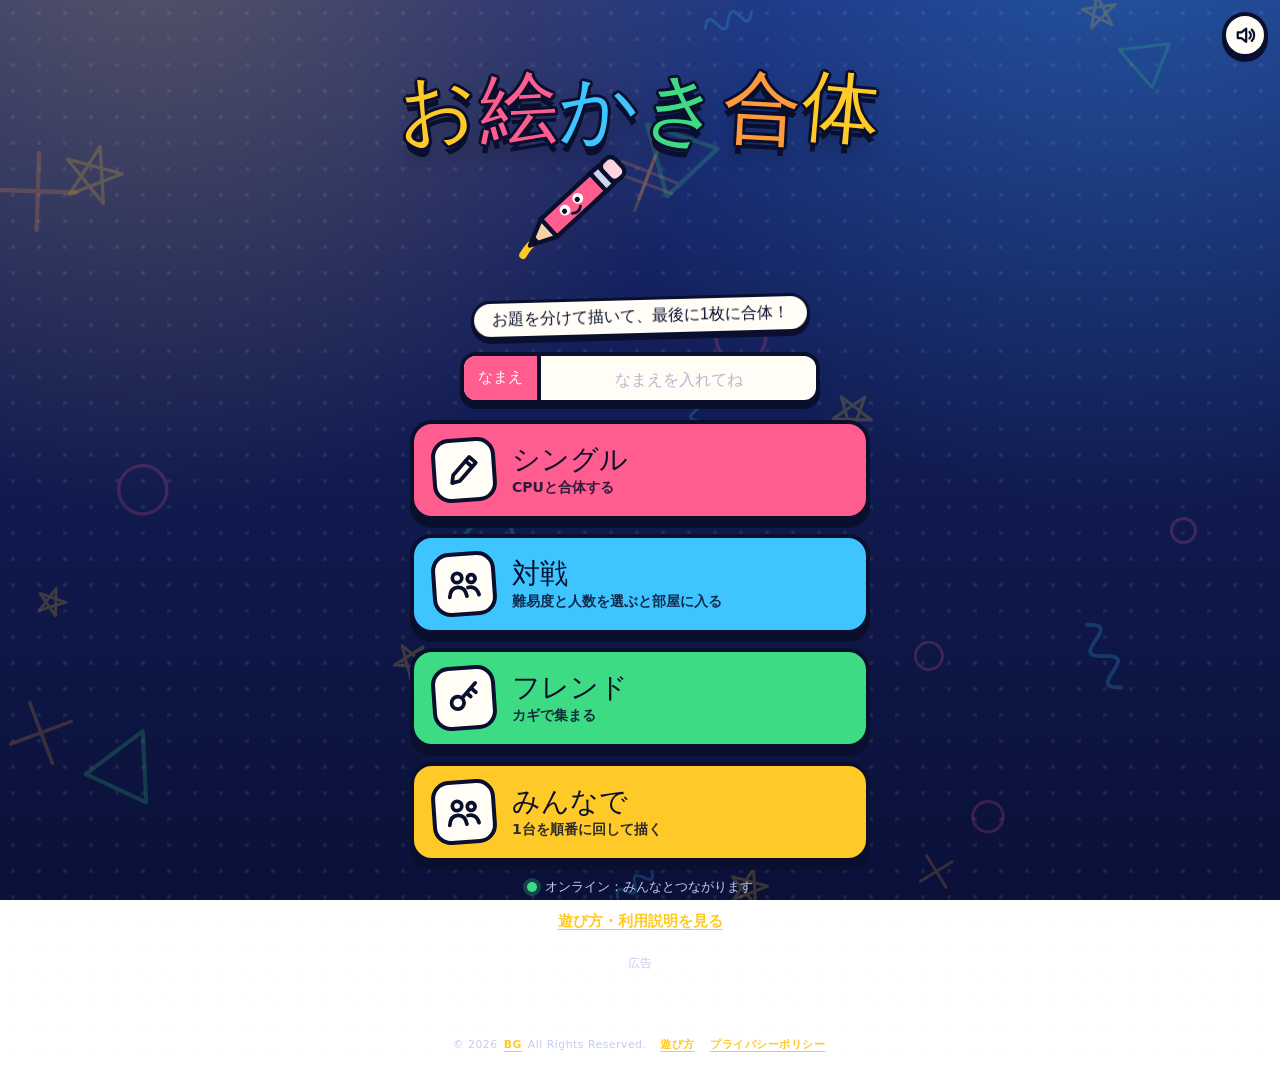
<file: index.html>
<!doctype html>
<html lang="ja">
<head>
  <meta charset="utf-8">
  <meta name="viewport" content="width=device-width, initial-scale=1">
  <meta name="theme-color" content="#101a4d">
  <!-- 安全設定：このページが読みこめるものを決める。
       プログラムは自分のサイトのものだけ。通信先は Supabase だけ。見た目は自分のサイトと Google Fonts だけ。
       万一、変な文字がページにまぎれこんでも、よそのプログラムは動かない。 -->
  <meta http-equiv="Content-Security-Policy" content="default-src 'self'; script-src 'self'; style-src 'self' https://fonts.googleapis.com; font-src https://fonts.gstatic.com; img-src 'self' data: blob:; connect-src 'self' https://*.supabase.co wss://*.supabase.co; worker-src 'self' blob:; object-src 'none'; base-uri 'none'; form-action 'none'">
  <meta name="referrer" content="no-referrer">
  <!-- アイコン：ブラウザのタブ（icon.svg / icon-32.png）と、スマホのホーム画面（apple-touch-icon.png / icon-192.png） -->
  <link rel="icon" href="icon.svg" type="image/svg+xml">
  <link rel="icon" href="icon-32.png" type="image/png" sizes="32x32">
  <link rel="icon" href="icon-192.png" type="image/png" sizes="192x192">
  <link rel="apple-touch-icon" href="apple-touch-icon.png">
  <title>お絵かき合体</title>
  <meta name="description" content="お題を分けて描いて、最後に1枚に合体！となりの絵は見えないまま描いて、つながり度を点数で出す。1人でも、友だちと5人まででも遊べる。無料・登録なし・スマホOKのお絵かきゲーム。">
  <!-- 紹介カード：X や LINE に URL を貼ったときに出る、タイトルと画像 -->
  <meta property="og:type" content="website">
  <meta property="og:site_name" content="お絵かき合体">
  <meta property="og:title" content="お絵かき合体｜半分だけ描いて、合体！">
  <meta property="og:description" content="となりの絵は見えないまま描いて合体。だいたい変な生き物が生まれます。無料・登録なし・スマホOK。">
  <meta property="og:url" content="https://orjapps.github.io/oekaki-gattai/">
  <meta property="og:image" content="https://orjapps.github.io/oekaki-gattai/ogp.png">
  <meta property="og:image:width" content="1200">
  <meta property="og:image:height" content="630">
  <meta property="og:locale" content="ja_JP">
  <meta name="twitter:card" content="summary_large_image">
  <meta name="twitter:site" content="@BG_boldgenesis">
  <meta name="twitter:image" content="https://orjapps.github.io/oekaki-gattai/ogp.png">
  <link rel="preconnect" href="https://fonts.googleapis.com">
  <link rel="preconnect" href="https://fonts.gstatic.com" crossorigin>
  <link href="https://fonts.googleapis.com/css2?family=Mochiy+Pop+One&family=Zen+Maru+Gothic:wght@500;700&display=swap" rel="stylesheet">
  <link rel="stylesheet" href="style.css?v=20261126114340">
</head>
<body>
  <main id="app"></main>
  <!-- 広告：タイトル画面（ホーム）で、広い画面のときだけ出す（app.js の homeAd） -->
  <aside class="home-ad" id="home-ad" aria-label="広告" hidden><small>広告</small></aside>
  <footer class="copyright"><small>&copy; 2026 <a href="https://x.com/BG_boldgenesis" target="_blank" rel="noopener noreferrer">BG</a> All Rights Reserved.　<a href="../guide.html" target="_top">遊び方</a>　<a href="../privacy.html" target="_top">プライバシーポリシー</a></small></footer>
  <script type="module" src="app.js?v=20261126114340"></script>
</body>
</html>
</file>
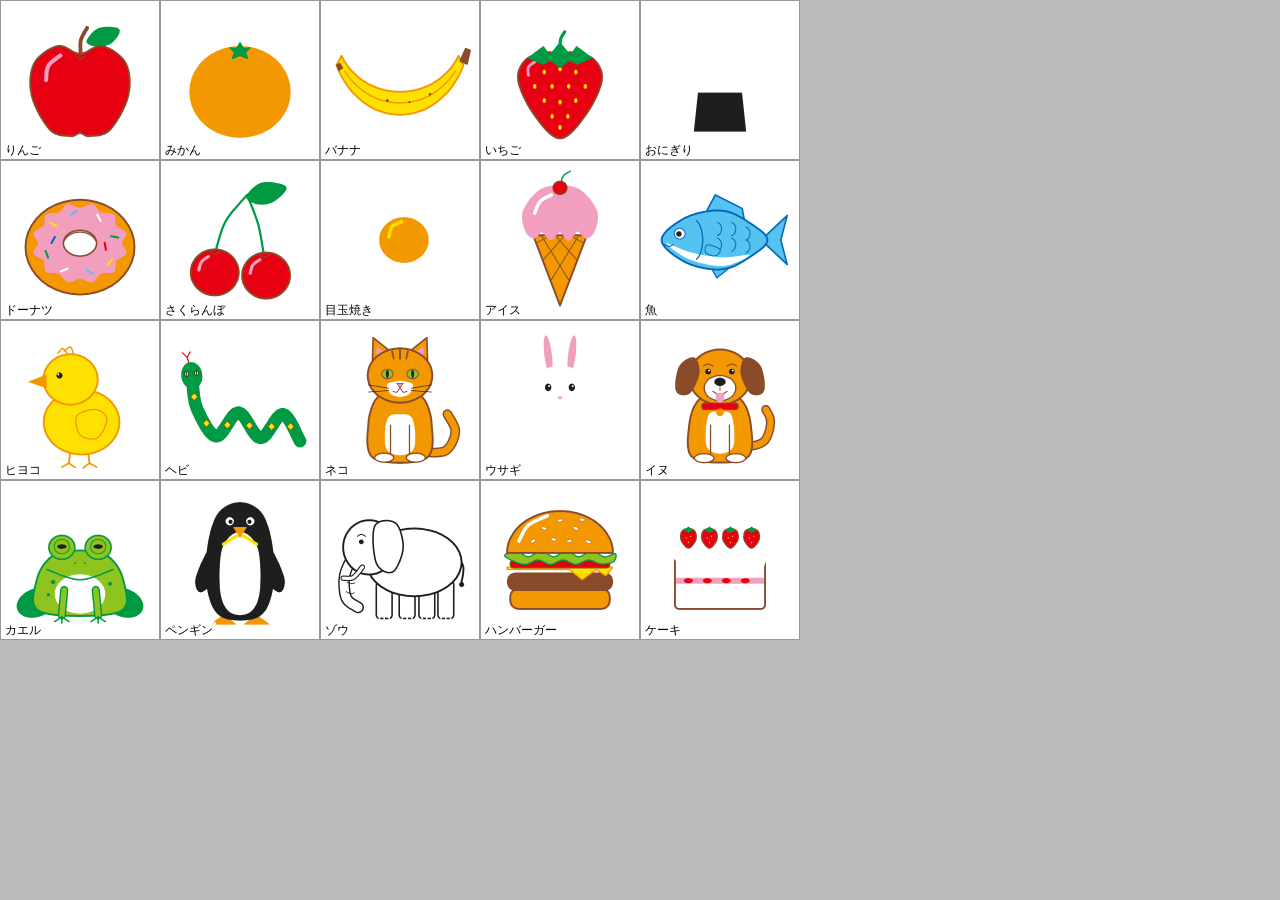
<file: tools/sheet.html>
<!doctype html>
<!-- tools/sheet.html：見本の絵を一覧で見る（確認用）。http://localhost:5173/tools/sheet.html?f=plant&from=0 のように開く -->
<meta charset="utf-8">
<title>見本の一覧</title>
<style>body{margin:0;background:#bbb;font:12px sans-serif}#g{display:grid;grid-template-columns:repeat(5,160px);gap:0}figure{margin:0;position:relative;width:160px;height:160px}canvas{width:158px;height:158px;display:block;border:1px solid #999}figcaption{position:absolute;left:2px;bottom:1px;background:rgba(255,255,255,.8);padding:0 3px}</style>
<div id="g"></div>
<script type="module">
const q = new URLSearchParams(location.search), t = Date.now();
const { topicsInFile } = await import('../topics.js?t=' + t);
const { loadSample } = await import('../samples.js?t=' + t);
const { drawSample } = await import('../draw.js?t=' + t);
const { topicDir, sampleFlip } = await import('../topics.js?t=' + t);
const file = q.get('f') || 'base', from = +q.get('from') || 0, mod = q.get('m') || ''; // m = 組み合わせのことば（確認用）
for (const name of topicsInFile(file).slice(from, from + 20)) {
  const cv = document.createElement('canvas'), fig = document.createElement('figure'), cap = document.createElement('figcaption');
  const ops = await loadSample(name, file, sampleFlip(name), mod, topicDir(name) === '左向き');
  if (ops) drawSample(cv, ops, 316);
  cap.textContent = name + (ops ? '' : '（なし）');
  fig.append(cv, cap);
  document.getElementById('g').append(fig);
}
document.title = 'ready';
</script>
</file>
<file: style.css>
/* style.css：クイズ番組のステージ × らくがき帳。太いふち、ずらした影、はっきりした色。 */
:root {
  --ink: #0a0f2e;
  --navy: #101a4d;
  --panel: #1c2b6e;
  --line: #34449a;
  --gold: #ffc928;
  --pink: #ff5d8f;
  --sky: #3ec5ff;
  --green: #3ddc84;
  --orange: #ff9a3c;
  --red: #ff5252;
  --paper: #fffdf5;
  --text: #ffffff;
  --sub: #c3cbef;
  --display: "Mochiy Pop One", "Hiragino Maru Gothic ProN", "Yu Gothic UI", "Meiryo", sans-serif;
  --body: "Zen Maru Gothic", "Hiragino Maru Gothic ProN", "Yu Gothic UI", "Meiryo", system-ui, sans-serif;
  /* 文字のふちどり（8方向）＋下の影 */
  --outline: 3px 0 0 var(--ink), -3px 0 0 var(--ink), 0 3px 0 var(--ink), 0 -3px 0 var(--ink),
    2px 2px 0 var(--ink), -2px 2px 0 var(--ink), 2px -2px 0 var(--ink), -2px -2px 0 var(--ink);
}
* { box-sizing: border-box; }
html, body { margin: 0; }
body {
  color: var(--text);
  font-family: var(--body);
  font-weight: 500;
  min-height: 100vh;
  background:
    radial-gradient(circle at 12% -10%, rgba(255, 201, 40, .28) 0, transparent 38%),
    radial-gradient(circle at 88% -10%, rgba(62, 197, 255, .28) 0, transparent 38%),
    radial-gradient(rgba(255, 255, 255, .07) 2px, transparent 2.5px) 0 0 / 26px 26px,
    linear-gradient(#1a2a7a, var(--navy) 55%, #0a1038) fixed;
  overflow-x: hidden;
  display: flex; flex-direction: column; /* 著作権表示をいちばん下に置く */
}
.backdrop { position: fixed; inset: 0; width: 100%; height: 100%; z-index: 0; pointer-events: none; }
.confetti { position: fixed; inset: 0; width: 100%; height: 100%; z-index: 30; pointer-events: none; }

#app {
  position: relative; z-index: 1; flex: 1 0 auto; width: 100%;
  max-width: 600px; margin: 0 auto; padding: 66px 16px 20px;
  display: flex; flex-direction: column; align-items: center; gap: 16px; text-align: center;
}
h1, h2, p, ul { margin: 0; padding: 0; }

/* 画面が変わったとき、上から順にぽんと出る */
#app.enter > * { animation: pop .42s cubic-bezier(.2, 1.4, .4, 1) backwards; }
#app.enter > :nth-child(2) { animation-delay: .05s; }
#app.enter > :nth-child(3) { animation-delay: .1s; }
#app.enter > :nth-child(4) { animation-delay: .15s; }
#app.enter > :nth-child(5) { animation-delay: .2s; }
#app.enter > :nth-child(6) { animation-delay: .25s; }
#app.enter > :nth-child(n+7) { animation-delay: .3s; }
@keyframes pop { from { opacity: 0; transform: translateY(18px) scale(.94); } }

/* ---------- 文字 ---------- */
.logo {
  font-family: var(--display); font-weight: 400; font-size: clamp(44px, 13vw, 78px); line-height: 1.1;
  margin-top: 0; display: flex; flex-wrap: wrap; justify-content: center; letter-spacing: .02em;
}
.logo span {
  display: inline-block; color: var(--gold);
  text-shadow: var(--outline), 0 9px 0 var(--ink), 0 14px 18px rgba(0, 0, 0, .35);
  animation: hop 2.6s ease-in-out infinite; animation-delay: calc(var(--i) * .12s);
  transform: rotate(calc((var(--i) - 2.5) * 2deg));
}
.logo span:nth-child(2) { color: var(--pink); }
.logo span:nth-child(3) { color: var(--sky); }
.logo span:nth-child(4) { color: var(--green); }
.logo span:nth-child(5) { color: var(--orange); }
@keyframes hop {
  0%, 60%, 100% { translate: 0 0; }
  30% { translate: 0 -12px; }
}
.mascot { width: min(260px, 70%); margin-top: -6px; }
.mascot svg { display: block; width: 100%; overflow: visible; }
/* 線とえんぴつの動きは app.js の animateMascot が毎フレーム動かす（えんぴつの先が線の先頭にくる） */
.squiggle { fill: none; stroke: var(--gold); stroke-width: 7; stroke-linecap: round; stroke-linejoin: round; }

.tagline {
  font-family: var(--display); font-size: 16px; color: var(--ink); background: var(--paper);
  border: 3px solid var(--ink); border-radius: 999px; padding: 6px 18px; box-shadow: 0 4px 0 var(--ink); rotate: -1.5deg;
}
.head { display: flex; flex-direction: column; align-items: center; gap: 12px; }
.ribbon {
  font-family: var(--display); font-weight: 400; font-size: clamp(26px, 7vw, 36px); color: var(--ink);
  background: var(--gold); border: 4px solid var(--ink); border-radius: 14px; padding: 6px 30px;
  box-shadow: 0 6px 0 var(--ink); rotate: -2deg;
}
.lead { font-size: 19px; font-weight: 700; }
.note { font-size: 15px; color: var(--sub); line-height: 1.6; }
.status { font-size: 13px; color: var(--sub); display: flex; align-items: center; gap: 8px; justify-content: center; }
.status i { width: 10px; height: 10px; border-radius: 50%; background: var(--orange); flex: none; }
.status.on i { background: var(--green); box-shadow: 0 0 0 4px rgba(61, 220, 132, .25); }

/* ---------- 入力 ---------- */
.nametag {
  display: flex; align-items: stretch; width: 100%; max-width: 360px; border: 4px solid var(--ink); border-radius: 16px;
  background: var(--paper); box-shadow: 0 5px 0 var(--ink); overflow: hidden;
}
.nametag span { white-space: nowrap; font-family: var(--display); font-size: 15px; color: var(--paper); background: var(--pink); padding: 0 14px; display: grid; place-items: center; border-right: 4px solid var(--ink); }
.input { font: inherit; font-weight: 700; font-size: 20px; text-align: center; color: var(--ink); background: transparent; border: 0; padding: 10px 12px; width: 100%; min-width: 0; }
.input:focus { outline: none; background: #fff3c4; }
.input.key { font-family: var(--display); font-size: clamp(22px, 7vw, 32px); letter-spacing: .06em; padding: 8px 0; color: var(--ink); }
.input.key::placeholder { color: #cfd3e6; }
.input::placeholder { color: #b3b8cf; font-weight: 500; font-size: 16px; }

/* ---------- ボタン ---------- */
button { font-family: var(--body); cursor: pointer; -webkit-tap-highlight-color: transparent; }
:focus-visible { outline: 4px solid #fff; outline-offset: 3px; }
.ico { display: inline-grid; place-items: center; flex: none; }
.ico svg { width: 1.25em; height: 1.25em; fill: none; stroke: currentColor; stroke-width: 2.4; stroke-linecap: round; stroke-linejoin: round; }

.menu { display: flex; flex-direction: column; gap: 14px; width: 100%; max-width: 460px; }
.card {
  position: relative; display: flex; align-items: center; gap: 16px; text-align: left; color: var(--ink);
  background: var(--c); border: 4px solid var(--ink); border-radius: 22px; padding: 14px 18px;
  box-shadow: 0 8px 0 var(--ink); transition: translate .08s, box-shadow .08s, rotate .15s;
}
.card:hover { rotate: -1deg; translate: 0 -2px; box-shadow: 0 10px 0 var(--ink); }
.card:active { translate: 0 6px; box-shadow: 0 2px 0 var(--ink); }
.card-art { width: 64px; height: 64px; flex: none; border-radius: 18px; background: var(--paper); border: 4px solid var(--ink); display: grid; place-items: center; font-size: 30px; rotate: -4deg; overflow: hidden; }
.card-art .mini { width: 100%; height: 100%; display: block; }
.card-text { display: flex; flex-direction: column; gap: 2px; min-width: 0; }
.card-text b { font-family: var(--display); font-weight: 400; font-size: clamp(22px, 6.5vw, 28px); line-height: 1.25; }
.card-text small { font-size: 14px; font-weight: 700; opacity: .85; }
.stars { margin-left: auto; font-size: 20px; color: var(--paper); text-shadow: var(--outline); white-space: nowrap; letter-spacing: 2px; }
.stars i { font-style: normal; opacity: .28; }

.btn {
  font-family: var(--display); font-size: 17px; color: var(--ink); background: var(--paper);
  border: 4px solid var(--ink); border-radius: 18px; padding: 11px 22px; box-shadow: 0 6px 0 var(--ink);
  display: inline-flex; align-items: center; justify-content: center; gap: 8px; transition: translate .08s, box-shadow .08s;
}
.btn:hover { translate: 0 -2px; box-shadow: 0 8px 0 var(--ink); }
.btn:active { translate: 0 5px; box-shadow: 0 1px 0 var(--ink); }
.btn.primary { background: var(--gold); font-size: 22px; padding: 14px 40px; }
.btn.primary.on, .btn.go { background: var(--green); }
.btn.ghost { background: transparent; border-color: transparent; box-shadow: none; color: var(--sub); font-family: var(--body); font-weight: 700; font-size: 16px; }
.btn.ghost:hover { color: #fff; translate: 0 0; box-shadow: none; }
.actions { display: flex; flex-wrap: wrap; gap: 12px; justify-content: center; align-items: center; }

.mute {
  position: fixed; top: 12px; right: 12px; z-index: 20; width: 46px; height: 46px; border-radius: 50%;
  background: var(--paper); color: var(--ink); border: 4px solid var(--ink); box-shadow: 0 4px 0 var(--ink);
  display: grid; place-items: center; font-size: 18px; padding: 0;
}
.mute:active { translate: 0 3px; box-shadow: 0 1px 0 var(--ink); }

/* ---------- チップ・カギ ---------- */
.chips, .row { display: flex; gap: 10px; flex-wrap: wrap; justify-content: center; align-items: center; width: 100%; }
.chip { background: var(--panel); border: 3px solid var(--ink); border-radius: 999px; padding: 5px 14px; font-size: 15px; font-weight: 700; display: inline-flex; align-items: center; gap: 8px; }
.chip.gold { background: var(--gold); color: var(--ink); font-family: var(--display); font-weight: 400; font-size: 17px; box-shadow: 0 4px 0 var(--ink); }
.chip .dot { width: 14px; height: 14px; border-radius: 50%; background: var(--seat); border: 3px solid var(--ink); flex: none; }

.ticket {
  position: relative; background: var(--paper); color: var(--ink); border: 4px dashed var(--ink); border-radius: 18px;
  padding: 10px 26px 12px; display: flex; flex-direction: column; align-items: center; gap: 2px;
  box-shadow: 0 6px 0 var(--ink); width: 100%; max-width: 380px; rotate: 1deg;
}
.ticket small { font-weight: 700; font-size: 14px; display: inline-flex; align-items: center; gap: 6px; }
.ticket b { font-family: var(--display); font-weight: 400; font-size: clamp(26px, 8.2vw, 40px); letter-spacing: .04em; line-height: 1.3; white-space: nowrap; color: var(--pink); text-shadow: 0 3px 0 var(--ink); }
.ticket .tool { margin-top: 4px; }

/* ---------- ロビー：回答席 ---------- */
.podiums { list-style: none; display: grid; grid-template-columns: repeat(var(--n, 5), 1fr); gap: 10px; width: 100%; align-items: end; }
.podium {
  position: relative; display: flex; flex-direction: column; align-items: center; gap: 4px; min-width: 0;
  background: var(--seat); color: var(--ink); border: 4px solid var(--ink); border-radius: 18px 18px 10px 10px;
  padding: 34px 6px 8px; margin-top: 30px; box-shadow: 0 6px 0 var(--ink);
}
.podium.empty { background: var(--panel); color: var(--sub); border-style: dashed; box-shadow: none; }
.avatar { position: absolute; top: -32px; width: 60px; height: 60px; }
.face svg { width: 60px; height: 60px; display: block; }
.podium:not(.empty) .avatar { animation: bob 2.2s ease-in-out infinite; }
.podium.ready .avatar { animation: cheer .5s ease-in-out infinite alternate; }
.q { display: grid; place-items: center; width: 54px; height: 54px; margin: 3px; border-radius: 50%; border: 4px dashed var(--line); font-family: var(--display); font-size: 26px; color: var(--line); background: var(--navy); }
@keyframes bob { 50% { translate: 0 -5px; } }
@keyframes cheer { to { translate: 0 -10px; rotate: 6deg; } }
.pname { font-weight: 700; font-size: 14px; max-width: 100%; overflow: hidden; text-overflow: ellipsis; white-space: nowrap; }
.you { font-size: 11px; font-weight: 700; background: var(--ink); color: #fff; border-radius: 999px; padding: 1px 8px; }
.lamp { margin-top: 2px; width: 100%; font-size: 12px; font-weight: 700; border-radius: 8px; padding: 4px 2px; background: rgba(10, 15, 46, .18); display: flex; justify-content: center; align-items: center; gap: 3px; }
.podium.ready .lamp { background: var(--ink); color: var(--green); box-shadow: 0 0 14px rgba(61, 220, 132, .8); }
.podium.empty .lamp { background: transparent; }

/* ---------- お題の巨大パネル ---------- */
.board {
  position: relative; width: 100%; background: linear-gradient(#1746d6, #0d2a8a); border: 6px solid var(--gold); border-radius: 22px;
  padding: 22px 12px 26px; display: flex; flex-direction: column; gap: 4px;
  box-shadow: 0 0 0 4px var(--ink), 0 12px 0 var(--ink), 0 0 60px rgba(255, 201, 40, .35);
}
.board::before, .board::after { content: ""; position: absolute; top: 10px; width: 12px; height: 12px; border-radius: 50%; background: var(--gold); box-shadow: 0 0 10px var(--gold); animation: blink 1s steps(2) infinite; }
.board::before { left: 12px; }
.board::after { right: 12px; animation-delay: .5s; }
@keyframes blink { 50% { opacity: .25; } }
.board small { font-family: var(--display); font-size: 20px; color: var(--gold); letter-spacing: .3em; padding-left: .3em; }
.board b { font-family: var(--display); font-weight: 400; font-size: clamp(54px, 17vw, 108px); line-height: 1.15; color: #fff; text-shadow: var(--outline), 0 8px 0 var(--ink); overflow-wrap: anywhere; }
.board.small { padding: 8px 12px 10px; border-width: 5px; box-shadow: 0 0 0 4px var(--ink), 0 7px 0 var(--ink); flex-direction: row; justify-content: center; align-items: baseline; gap: 14px; }
.board.small small { font-size: 14px; letter-spacing: .1em; }
.board.small b { font-size: clamp(30px, 8.5vw, 46px); text-shadow: var(--outline), 0 4px 0 var(--ink); }
.board.small::before, .board.small::after { display: none; }

/* お題の発表 */
#app[data-screen^="intro"] .board { animation: flip .7s cubic-bezier(.2, 1.3, .4, 1) backwards; }
#app[data-screen^="intro"] .board b { animation: slam .5s .45s cubic-bezier(.2, 1.6, .4, 1) backwards; }
@keyframes flip { from { transform: perspective(700px) rotateX(-88deg); opacity: 0; } }
@keyframes slam { from { scale: 2.4; opacity: 0; } }
.spots { position: fixed; inset: 0; z-index: -1; pointer-events: none; overflow: hidden; }
.spots i { position: absolute; top: -10vh; width: 40vw; height: 130vh; background: linear-gradient(rgba(255, 255, 255, .16), transparent 80%); transform-origin: top center; filter: blur(6px); clip-path: polygon(42% 0, 58% 0, 100% 100%, 0 100%); }
.spots i:first-child { left: 0; animation: sweep 2.4s ease-in-out infinite alternate; }
.spots i:last-child { right: 0; animation: sweep 2.4s ease-in-out infinite alternate-reverse; }
@keyframes sweep { from { rotate: -22deg; } to { rotate: 22deg; } }
.brief { display: flex; align-items: center; gap: 18px; text-align: left; background: var(--panel); border: 4px solid var(--ink); border-radius: 20px; padding: 14px 18px; box-shadow: 0 6px 0 var(--ink); }
.preview { width: auto; height: auto; max-width: 170px; max-height: 120px; flex: none; border-radius: 12px; border: 4px solid var(--ink); display: block; }
.part-name { font-family: var(--display); font-size: clamp(26px, 8vw, 36px); color: var(--gold); text-shadow: var(--outline); line-height: 1.3; }
.fuse { width: 100%; max-width: 420px; height: 14px; background: var(--ink); border-radius: 999px; padding: 3px; }
.fuse i { display: block; height: 100%; border-radius: 999px; background: var(--gold); animation: burn linear forwards; transform-origin: left; }
@keyframes burn { to { transform: scaleX(0); } }

/* ---------- 描く画面 ---------- */
.clock { display: inline-flex; align-items: center; gap: 8px; background: var(--ink); border-radius: 999px; padding: 6px 14px 6px 10px; font-size: 17px; position: relative; overflow: hidden; }
.clock b { font-family: var(--display); font-weight: 400; font-variant-numeric: tabular-nums; position: relative; z-index: 1; }
.clock .ico { position: relative; z-index: 1; color: var(--gold); }
.timebar { position: absolute; inset: 0; opacity: .5; }
.timebar i { display: block; height: 100%; background: var(--green); transition: width .25s linear; }
.clock.hurry { animation: shake .4s infinite; }
.clock.hurry .timebar i { background: var(--red); }
@keyframes shake { 25% { translate: -2px 0; } 75% { translate: 2px 0; } }

.easel { width: min(100%, calc(62vh * var(--ratio, 1))); background: var(--paper); border: 5px solid var(--ink); border-radius: 18px; padding: 8px; box-shadow: 0 10px 0 var(--ink), 0 22px 30px rgba(0, 0, 0, .35); position: relative; }
.easel::before { content: ""; position: absolute; top: -16px; left: 50%; translate: -50% 0; width: 86px; height: 22px; border-radius: 8px; background: var(--pink); border: 4px solid var(--ink); }
.pad { width: 100%; aspect-ratio: var(--ratio, 1); background: #fff; border-radius: 10px; touch-action: none; cursor: crosshair; display: block; }
#app .easel.flash { animation: flash .6s ease-out; }
@keyframes flash { 0% { scale: .9; box-shadow: 0 0 0 0 #fff, 0 10px 0 var(--ink); } 40% { scale: 1.04; box-shadow: 0 0 0 26px rgba(255, 255, 255, 0), 0 10px 0 var(--ink); } }

.tools { display: flex; flex-direction: column; gap: 10px; width: 100%; background: var(--panel); border: 4px solid var(--ink); border-radius: 20px; padding: 12px 10px; box-shadow: 0 6px 0 var(--ink); }
.toolrow { display: flex; flex-wrap: wrap; gap: 8px; justify-content: center; align-items: center; }
.swatch { width: 34px; height: 34px; border-radius: 50%; border: 4px solid var(--ink); background: var(--sw); padding: 0; box-shadow: inset 0 -5px 0 rgba(0, 0, 0, .2), inset 0 4px 0 rgba(255, 255, 255, .35); transition: scale .12s; }
.swatch.on { scale: 1.22; box-shadow: 0 0 0 4px #fff, inset 0 -5px 0 rgba(0, 0, 0, .2); }
.tool { font-size: 14px; font-weight: 700; color: var(--ink); background: var(--paper); border: 3px solid var(--ink); border-radius: 12px; padding: 6px 10px; box-shadow: 0 4px 0 var(--ink); display: inline-flex; align-items: center; gap: 5px; min-height: 40px; }
.tool:active { translate: 0 3px; box-shadow: 0 1px 0 var(--ink); }
.tool.on { background: var(--gold); }
.tool .dot { width: var(--d); height: var(--d); border-radius: 50%; background: var(--ink); display: inline-block; }
.waiting .tools, .waiting .easel { opacity: .6; pointer-events: none; }
.waiting #wait-text { font-family: var(--display); font-size: 17px; color: var(--gold); animation: pulse 1.2s ease-in-out infinite; }
@keyframes pulse { 50% { opacity: .45; } }

/* ---------- 合体 ---------- */
#app .merging { font-family: var(--display); font-size: 26px; color: var(--sky); text-shadow: var(--outline); animation: shake .25s infinite; }
#app .stamp {
  font-family: var(--display); font-size: clamp(44px, 14vw, 72px); line-height: 1.1; color: var(--red);
  text-shadow: var(--outline), 0 7px 0 var(--ink); rotate: -6deg; margin-bottom: 14px; animation: stamp .55s cubic-bezier(.2, 1.7, .4, 1) backwards;
}
@keyframes stamp { from { scale: 3.6; opacity: 0; rotate: 12deg; } }

.loading { display: flex; gap: 12px; margin-top: 60px; }
.loading i { width: 22px; height: 22px; border-radius: 50%; background: var(--gold); border: 4px solid var(--ink); animation: hop .9s ease-in-out infinite; }
.loading i:nth-child(2) { background: var(--pink); animation-delay: .15s; }
.loading i:nth-child(3) { background: var(--sky); animation-delay: .3s; }

.toast {
  position: fixed; left: 50%; bottom: 24px; translate: -50% 0; z-index: 40; max-width: 90vw;
  font-weight: 700; font-size: 16px; color: var(--ink); background: var(--paper);
  border: 4px solid var(--ink); border-radius: 14px; padding: 10px 18px; box-shadow: 0 5px 0 var(--ink); animation: pop .3s backwards; text-align: center;
}

/* せまい画面：回答席を2列に */
@media (max-width: 430px) {
  .podiums { grid-template-columns: repeat(var(--m, 3), 1fr); row-gap: 4px; }
  .card { padding: 12px 14px; gap: 12px; }
  .card-art { width: 54px; height: 54px; font-size: 26px; }
  .stars { font-size: 16px; }
  .brief { flex-direction: column; text-align: center; }
}

/* 「動きを減らす」設定の人には、動きを止める */
@media (prefers-reduced-motion: reduce) {
  *, *::before, *::after { animation: none !important; transition: none !important; }
}

/* 著作権表示（どの画面でもいちばん下） */
.copyright { position: relative; z-index: 1; text-align: center; padding: 14px 16px 18px; color: var(--sub); font-size: 13px; letter-spacing: .04em; }
.copyright a { color: var(--gold); font-weight: 700; text-decoration: underline; text-underline-offset: 3px; padding: 6px 2px; }
.copyright a:hover { color: #fff; }

/* Xでシェア */
.btn.share { background: #000; color: #fff; text-decoration: none; }

/* パソコンの「Xでシェア」の手順の窓 */
.share-dialog {
  width: min(92vw, 460px); max-height: 92vh; overflow: auto; color: var(--ink); background: var(--paper);
  border: 5px solid var(--ink); border-radius: 22px; padding: 18px 20px; box-shadow: 0 10px 0 var(--ink); text-align: center;
  font-family: var(--body); font-weight: 500;
}
.share-dialog::backdrop { background: rgba(5, 8, 30, .78); }
.share-dialog h3 { margin: 0 0 10px; font-family: var(--display); font-weight: 400; font-size: 24px; }
.share-preview { width: min(100%, 210px); aspect-ratio: 4 / 5; border-radius: 12px; border: 4px solid var(--ink); background: var(--navy); display: block; margin: 0 auto 12px; }
.steps { list-style: none; counter-reset: step; margin: 0 0 8px; padding: 0; display: flex; flex-direction: column; gap: 10px; text-align: left; }
.steps li { counter-increment: step; position: relative; padding: 10px 12px 10px 54px; background: #fff; border: 3px solid var(--ink); border-radius: 14px; display: flex; flex-direction: column; gap: 6px; align-items: flex-start; }
.steps li::before { content: counter(step); position: absolute; left: 10px; top: 10px; width: 32px; height: 32px; border-radius: 50%; background: var(--gold); border: 3px solid var(--ink); display: grid; place-items: center; font-family: var(--display); font-size: 16px; }
.steps b { font-size: 17px; }
.steps .note { color: #4a5176; font-size: 14px; }
.steps .toolrow { justify-content: flex-start; }
.step-state { font-size: 14px; font-weight: 700; color: #4a5176; }
.step-state.ok { color: #12813f; }
.step-state.ng { color: #c22a2a; }
.share-dialog .btn.ghost { color: #4a5176; }
.share-dialog .btn.ghost:hover { color: var(--ink); }

/* ---------- v5：たてに長い絵、点数、おてほん ---------- */
/* 合体した絵がたてに長いとき（3人以上で上下に分けたとき）は、画面をスクロールして見る */
.easel.tall { width: min(100%, 400px); }
#result { touch-action: auto; cursor: default; }
.note.tip { color: var(--gold); }
[hidden] { display: none !important; }
.scorebox {
  display: flex; align-items: center; justify-content: center; flex-wrap: wrap; gap: 4px 12px;
  background: var(--gold); color: var(--ink); border: 4px solid var(--ink); border-radius: 18px;
  padding: 6px 18px; box-shadow: 0 6px 0 var(--ink); rotate: -1deg; animation: pop .4s backwards;
}
.scorebox small { font-family: var(--display); font-size: 16px; }
.scorebox .points { font-family: var(--display); font-size: 22px; }
.scorebox .points b { font-weight: 400; font-size: 46px; line-height: 1; color: #e02828; margin-right: 2px; }
.scorebox em { font-style: normal; font-family: var(--display); font-size: 18px; }
.sample {
  /* 合体した絵に重ならないように、絵の下に置く */
  position: static; margin: 2px auto 0; width: clamp(96px, 30%, 150px); cursor: zoom-in; transition: width .2s;
  background: #fff; border: 4px solid var(--ink); border-radius: 12px; padding: 4px 4px 2px;
  box-shadow: 0 4px 0 var(--ink); rotate: -3deg; animation: pop .4s backwards;
}
.sample canvas { width: 100%; display: block; border-radius: 6px; }
.sample figcaption { font-family: var(--display); font-size: 13px; color: var(--ink); text-align: center; line-height: 1.5; }
.sample.big { width: min(70%, 300px); cursor: zoom-out; }
.tool.size { font-family: var(--display); font-size: 18px; min-width: 64px; justify-content: center; }
.tools .lead { text-align: center; }
.size-input { width: 92px; text-align: center; background: var(--paper); color: var(--ink); border: 4px solid var(--ink); border-radius: 14px; font-family: var(--display); font-size: 36px; line-height: 1.2; padding: 4px 6px; box-shadow: 0 4px 0 var(--ink); }
.unit { font-family: var(--display); font-size: 24px; color: #fff; text-shadow: var(--outline); }
/* お題の文字が多いとき（組み合わせお題）は、文字を小さくして2行までにおさめる */
.board b { font-size: clamp(26px, min(17vw, calc(150vw / var(--len, 4))), min(108px, calc(900px / var(--len, 4)))); }
.board.small b { font-size: clamp(18px, calc(96vw / var(--len, 4)), min(46px, calc(560px / var(--len, 4)))); }
.sample figcaption { overflow-wrap: anywhere; }
/* お題にそえる向き（正面・左向きなど） */
.board .dir { font-style: normal; font-family: var(--display); font-size: 22px; color: var(--ink); background: var(--gold); border-radius: 999px; padding: 2px 16px; margin-top: 6px; }
.board.small .dir { font-size: 14px; padding: 1px 10px; margin-top: 0; white-space: nowrap; align-self: center; }
/* 最初の2秒だけ見せるお手本（シルエット） */
.intro-sample { margin: 0; width: min(62vw, 250px); background: #fff; border: 5px solid var(--ink); border-radius: 16px; padding: 6px 6px 2px; box-shadow: 0 6px 0 var(--ink); rotate: -2deg; animation: pop .35s backwards; }
.intro-sample canvas { width: 100%; display: block; border-radius: 8px; }
.intro-sample figcaption { font-family: var(--display); font-size: 15px; color: var(--ink); text-align: center; line-height: 1.7; }
/* お手本を出すぶん、最初の画面のお題の看板を少し小さくする */
#app[data-screen^="intro"] .board b { font-size: clamp(24px, min(11vw, calc(110vw / var(--len, 4))), min(70px, calc(700px / var(--len, 4)))); }

/* 100点の演出（全画面） */
.jackpot { position: fixed; inset: 0; z-index: 40; background: rgba(8, 10, 34, .93); animation: jackpot-in .8s both; overflow: hidden; }
.jackpot canvas { position: absolute; inset: 0; width: 100%; height: 100%; }
.jackpot-title, .jackpot-sub { position: absolute; left: 0; right: 0; margin: 0; text-align: center; font-family: var(--display); opacity: 0; pointer-events: none; }
.jackpot-title { bottom: 15%; font-size: clamp(64px, 20vw, 150px); line-height: 1; color: #ffc928; -webkit-text-stroke: 6px var(--ink); paint-order: stroke fill; text-shadow: 0 8px 0 var(--ink); }
.jackpot-sub { bottom: 8%; font-size: clamp(18px, 5vw, 34px); color: #fff; text-shadow: 0 3px 0 var(--ink); }
.jackpot.show-title .jackpot-title { animation: jackpot-pop .7s cubic-bezier(.2, 1.6, .4, 1) both; }
.jackpot.show-title .jackpot-sub { animation: jackpot-pop .7s .35s cubic-bezier(.2, 1.6, .4, 1) both; }
.jackpot.leaving { animation: jackpot-out .7s both; }
.jackpot-skip { position: absolute; top: 14px; right: 14px; z-index: 1; }
@keyframes jackpot-in { from { opacity: 0; } to { opacity: 1; } }
@keyframes jackpot-out { from { opacity: 1; } to { opacity: 0; } }
@keyframes jackpot-pop { from { opacity: 0; scale: .2; } to { opacity: 1; scale: 1; } }

/* 確認用（?debug）：合体でどの方法を使ったかの表示 */
.dbg { max-width: 760px; margin: 12px auto 0; padding: 10px 12px; background: rgba(255, 255, 255, .92); color: #1a1f3c; border-radius: 10px; font: 12px/1.6 ui-monospace, monospace; text-align: left; white-space: pre-wrap; word-break: break-all; }

/* ---------- 絵しりとり ---------- */
.shiri-chain { display: flex; flex-direction: column; align-items: center; gap: 6px; width: 100%; }
.shiri-item, .shiri-prev { margin: 0; width: min(64%, 240px); background: #fff; border: 4px solid var(--ink); border-radius: 14px; padding: 4px 4px 2px; box-shadow: 0 4px 0 var(--ink); transition: width .2s; }
.shiri-item { cursor: zoom-in; }
.shiri-item.big { width: 100%; cursor: zoom-out; }
.shiri-item canvas, .shiri-prev canvas { width: 100%; display: block; border-radius: 8px; background: #fff; }
.shiri-item figcaption, .shiri-prev figcaption { display: flex; flex-direction: column; align-items: center; color: var(--ink); text-align: center; line-height: 1.4; padding: 2px 0; overflow-wrap: anywhere; }
.shiri-item figcaption small, .shiri-prev figcaption { font-size: 13px; font-weight: 700; }
.shiri-item figcaption b { font-family: var(--display); font-weight: 400; font-size: 22px; }
.shiri-item figcaption em { font-style: normal; font-weight: 700; font-size: 14px; color: #c22a2a; }
.shiri-item.ng { border-color: #e02828; box-shadow: 0 0 0 4px #e02828; }
.shiri-mark { font-family: var(--display); font-size: 30px; line-height: 1; color: #3ddc84; text-shadow: var(--outline); }
.shiri-mark.ng { color: #ff5252; }
.shiri-prev { width: min(46%, 170px); rotate: -2deg; }

/* ---------- 描く画面を、1画面に収める（スマホ・タブレットで、ページが動かないようにする） ---------- */
/* html.fit は、描く画面のときだけつく（app.js の show）。ページ全体のスクロール・引っぱり・拡大を止める */
#app { -webkit-user-select: none; user-select: none; -webkit-touch-callout: none; }
#app input { -webkit-user-select: text; user-select: text; }
button, .card, .swatch, .tool { touch-action: manipulation; } /* 2回タップで、画面が拡大しないようにする */
html.fit, html.fit body { height: 100%; overflow: hidden; overscroll-behavior: none; }
html.fit body { min-height: 0; }
html.fit .copyright { display: none; }
html.fit #app {
  flex: 1 1 auto; height: 100vh; height: 100dvh; min-height: 0; padding: 8px 10px 10px; gap: 8px;
  overflow-x: hidden; overflow-y: auto; overscroll-behavior: none; touch-action: pan-y; /* 収まらない小さな画面では、たてにだけ動かせる */
}
html.fit #app > * { flex: 0 0 auto; }
/* お題：小さくして、右上の音のボタンをよける */
html.fit .board { width: calc(100% - 58px); align-self: flex-start; padding: 4px 12px 6px; border-width: 4px; border-radius: 16px; box-shadow: 0 0 0 3px var(--ink), 0 5px 0 var(--ink); flex-direction: row; justify-content: center; align-items: center; flex-wrap: wrap; gap: 0 10px; min-height: 48px; }
html.fit .board::before, html.fit .board::after { display: none; }
html.fit .board small { font-size: 13px; letter-spacing: .1em; padding: 0; }
html.fit .board b, html.fit .board.small b { font-size: clamp(16px, calc(74vw / var(--len, 4)), 28px); text-shadow: var(--outline); line-height: 1.2; }
html.fit .board .dir { font-size: 13px; padding: 0 10px; margin: 0; }
html.fit .head { gap: 2px; }
html.fit .head .ribbon { font-size: 20px; padding: 2px 16px; }
html.fit .head .lead { font-size: 14px; }
html.fit .row { gap: 6px; }
html.fit .chip { padding: 2px 10px; font-size: 13px; }
html.fit .clock { padding: 3px 10px 3px 8px; font-size: 14px; }
/* キャンバス：あいている高さいっぱいに広げる。たても横も、はみ出さない大きさにする */
.stage { width: 100%; display: grid; place-items: center; }
html.fit #app > .stage { flex: 1 1 0; min-height: 150px; padding-top: 10px; container-type: size; }
html.fit .stage .easel { width: min(100%, calc((100cqh - 24px) * var(--ratio, 1) + 18px)); border-width: 4px; padding: 5px; border-radius: 14px; box-shadow: 0 5px 0 var(--ink); }
html.fit .stage .easel::before { top: -10px; width: 60px; height: 14px; border-width: 3px; }
/* 道具：小さくまとめる */
html.fit .tools { gap: 6px; padding: 6px 6px 8px; border-width: 3px; border-radius: 14px; box-shadow: 0 4px 0 var(--ink); }
html.fit .toolrow { gap: 4px; }
html.fit .tool { font-size: 12px; padding: 3px 6px; min-height: 34px; border-radius: 10px; box-shadow: 0 3px 0 var(--ink); gap: 3px; }
html.fit .tool .dot { width: calc(var(--d) * .75); height: calc(var(--d) * .75); }
html.fit .swatch { width: clamp(20px, 5.9vw, 32px); height: clamp(20px, 5.9vw, 32px); border-width: 3px; }
html.fit .swatch.on { scale: 1.16; box-shadow: 0 0 0 3px #fff; }
html.fit .ticket { padding: 2px 10px; }
html.fit .ticket small { font-size: 12px; }
html.fit .ticket .input { font-size: 17px; padding: 4px 8px; }
html.fit .note { font-size: 12px; line-height: 1.35; }
html.fit .btn.primary { font-size: 18px; padding: 8px 32px; box-shadow: 0 4px 0 var(--ink); }
/* お手本と「前の絵」：上の段に小さく置く。押すと、画面のまんなかに大きく出る（もう一度押すと、もどる） */
html.fit .row .sample, html.fit .row .shiri-prev { width: 58px; margin: 0; rotate: none; padding: 2px; border-width: 3px; border-radius: 10px; box-shadow: 0 3px 0 var(--ink); cursor: zoom-in; animation: none; transition: none; }
html.fit .row .sample figcaption, html.fit .row .shiri-prev figcaption { display: none; }
html.fit .row .sample.big, html.fit .row .shiri-prev.big { position: fixed; z-index: 35; left: 50%; top: 50%; translate: -50% -50%; width: min(86vw, 70vh); padding: 6px; border-width: 5px; border-radius: 16px; box-shadow: 0 0 0 100vmax rgba(8, 10, 34, .75); cursor: zoom-out; }
html.fit .row .sample.big figcaption, html.fit .row .shiri-prev.big figcaption { display: block; }
/* 横向き（高さが小さい画面）：キャンバスを左、道具を右にならべる */
@media (orientation: landscape) and (max-height: 620px) {
  html.fit #app { max-width: none; display: grid; grid-template-columns: minmax(0, 1fr) minmax(250px, 300px); grid-auto-rows: min-content; align-content: start; align-items: center; justify-items: center; gap: 6px 10px; }
  html.fit #app > .board, html.fit #app > .head, html.fit #app > .row { grid-column: 1 / -1; }
  html.fit #app > .board { justify-self: start; }
  html.fit #app > .stage { grid-column: 1; grid-row: 3 / span 4; align-self: stretch; height: calc(100dvh - 116px); min-height: 150px; }
  html.fit #app > .tools, html.fit #app > .ticket, html.fit #app > .note, html.fit #app > .btn { grid-column: 2; }
  html.fit .swatch { width: 20px; height: 20px; }
  html.fit .toolrow { gap: 3px; }
  html.fit #app:not(.waiting) > .note { display: none; }
  html.fit #app > .btn { margin-top: 2px; }
}

/* ---------- 描く画面：スマホで、キャンバスをできるだけ大きくする ---------- */
/* まわりのもの（お題、説明の文、ボタン、わく）を小さくして、あいた分をキャンバスにまわす */
html.fit #app { padding: 6px 6px 8px; gap: 6px; }
html.fit .board { width: calc(100% - 62px); min-height: 42px; padding: 2px 10px 4px; }
html.fit #app:not(.waiting) > .note { display: none; } /* 説明の文は、お題の画面で見せてある。待っている間だけ出す */
html.fit .btn.primary { font-size: 17px; padding: 5px 30px; }
html.fit #app > .stage { padding-top: 8px; }
html.fit .stage .easel { width: min(100%, calc((100cqh - 18px) * var(--ratio, 1) + 12px)); border-width: 3px; padding: 3px; border-radius: 12px; box-shadow: 0 4px 0 var(--ink); }
html.fit .stage .easel::before { top: -8px; height: 12px; }
html.fit .pad { border-radius: 7px; }
/* 絵しりとり：見出しを1行にする。こたえのらんも1行にする */
html.fit .head { flex-direction: row; flex-wrap: wrap; justify-content: center; align-items: center; gap: 2px 10px; width: calc(100% - 62px); align-self: flex-start; min-height: 42px; }
html.fit .head .ribbon { font-size: 17px; padding: 1px 12px; border-width: 3px; box-shadow: 0 3px 0 var(--ink); rotate: none; }
html.fit .head .lead { font-size: 13px; }
html.fit .ticket { flex-direction: row; gap: 8px; padding: 1px 10px; border-width: 3px; border-radius: 12px; box-shadow: 0 3px 0 var(--ink); rotate: none; max-width: none; }
html.fit .ticket small { flex: none; }
html.fit .ticket .input { flex: 1 1 auto; text-align: left; }
/* 横向き：お題と残り時間を1段にまとめる。道具の列を細くして、キャンバスを広くする */
@media (orientation: landscape) and (max-height: 620px) {
  html.fit #app { grid-template-columns: minmax(0, 1fr) minmax(230px, 272px); gap: 4px 8px; }
  html.fit .row .sample, html.fit .row .shiri-prev { width: 40px; }
  html.fit .tools { padding: 4px 4px 6px; gap: 4px; }
  html.fit .tool { min-height: 30px; }
  html.fit .btn.primary { padding: 3px 26px; }
  html.fit #app > .board, html.fit #app > .head { grid-column: 1; grid-row: 1; width: 100%; }
  html.fit #app > .row { grid-column: 2; grid-row: 1; padding-right: 54px; justify-content: flex-start; }
  html.fit #app > .stage { grid-column: 1; grid-row: 2 / span 5; height: calc(100dvh - 72px); min-height: 150px; }
  html.fit .chip { display: none; } /* 「あなたは◯◯」は、お題の画面で見せてある */
  html.fit .swatch { width: 26px; height: 26px; }
  html.fit .toolrow { gap: 4px; }
  html.fit .ticket { flex-direction: column; gap: 0; }
  html.fit .ticket .input { text-align: center; width: 100%; }
}

/* ---------- タイトル画面：遊び方へのリンクと、広告のわく ---------- */
.guide-link { margin: 0; text-align: center; font-size: 15px; }
.guide-link a { color: var(--gold); font-weight: 700; text-decoration: underline; text-underline-offset: 3px; padding: 6px 4px; }
.guide-link a:hover { color: #fff; }
.home-ad { position: relative; z-index: 1; max-width: 100%; margin: 4px auto 0; text-align: center; }
.home-ad[hidden] { display: none; }
.home-ad small { display: block; font-size: 12px; color: var(--sub); }
.home-ad iframe { display: block; margin: 0 auto; border: 0; }
</file>
